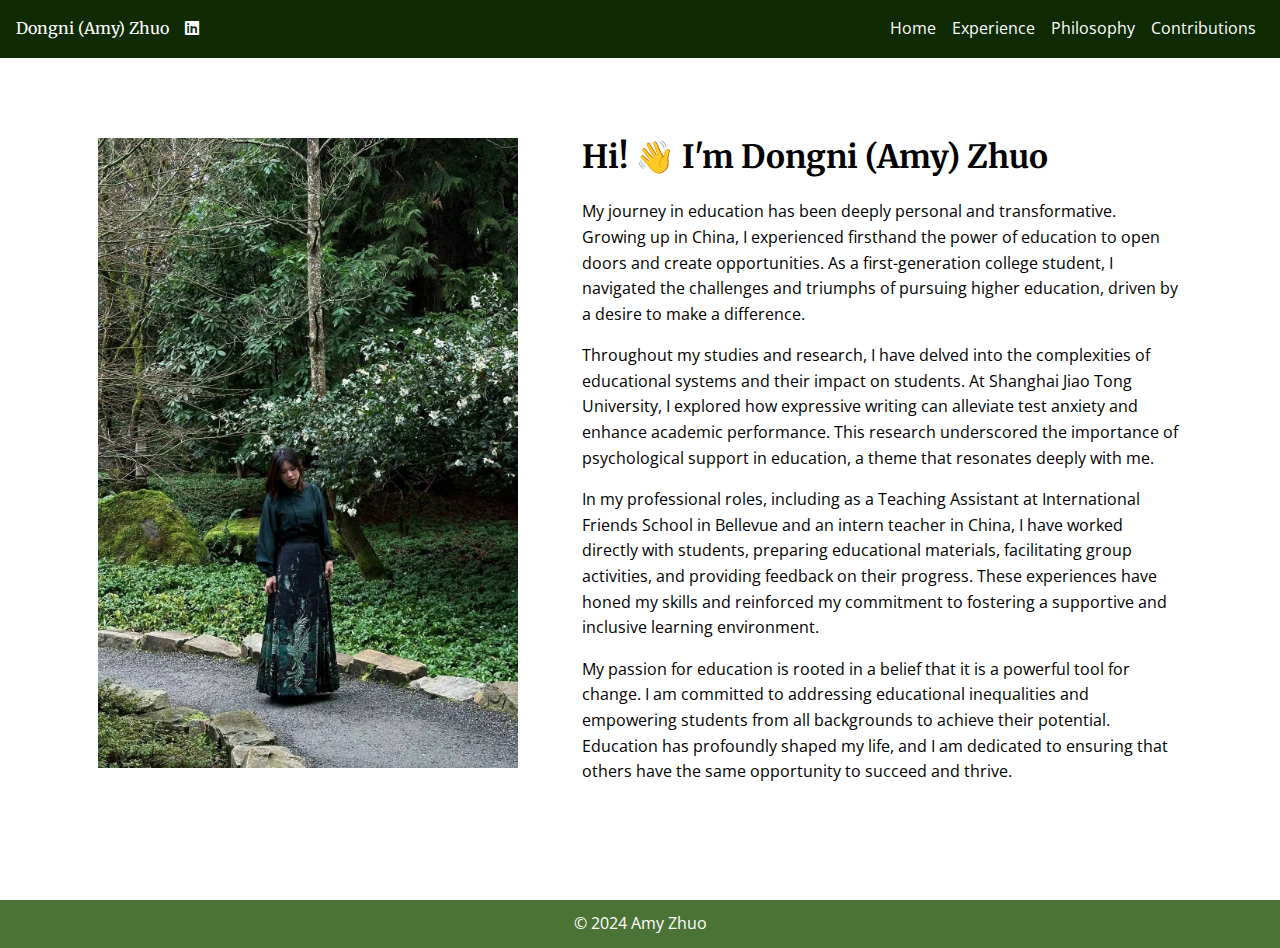
<file: index.html>
<!DOCTYPE html>
<html lang="en">
<head>
    <meta charset="UTF-8">
    <meta name="viewport" content="width=device-width, initial-scale=1.0">
    <link rel="stylesheet" href="css/styles.css">
    <link href="https://fonts.googleapis.com/css2?family=Merriweather:wght@700&family=Open+Sans:wght@400&display=swap" rel="stylesheet">
    <link rel="stylesheet" href="https://cdnjs.cloudflare.com/ajax/libs/font-awesome/6.0.0-beta3/css/all.min.css">
    <link rel="stylesheet" href="https://cdnjs.cloudflare.com/ajax/libs/font-awesome/6.0.0-beta3/css/all.min.css">
    <title>Home - Amy Zhuo</title>
</head>
<body>
    <header>
        <div class="header-left">
            <span>Dongni (Amy) Zhuo</span>
            <a href="https://www.linkedin.com/in/%E4%B8%9C%E9%9C%93-%E5%8D%93-73889a240/" target="_blank"><i class="fab fa-linkedin"></i></a>
        </div>
        <nav>
            <ul>
                <li><a href="index.html">Home</a></li>
                <li><a href="experience.html">Experience</a></li>
                <li><a href="philosophy.html">Philosophy</a></li>
                <li><a href="contributions.html">Contributions</a></li>
                <!-- <li><a href="contacts.html">Contacts</a></li> -->
            </ul>
        </nav>
    </header>
    <main>
        <section class="about">
            <div class="about-content">
                <!-- <div class="photo-wall">
                    <img src="images/self.jpeg" alt="Photo 1">
                    <img src="images/self.jpeg" alt="Photo 2">
                    <img src="images/self.jpeg" alt="Photo 3">
                    <img src="images/self.jpeg" alt="Photo 4">
                    <!-- Add more photos as needed -->
                <!-- </div> -->
                <img src="images/self.jpeg" alt="Amy Zhuo">
                <div class="about-text">
                    <h2>Hi! 👋 I'm Dongni (Amy) Zhuo </h2>
                    <p>My journey in education has been deeply personal and transformative. Growing up in China, I experienced firsthand the power of education to open doors and create opportunities. As a first-generation college student, I navigated the challenges and triumphs of pursuing higher education, driven by a desire to make a difference.
                    </p>
                    <p>
                        Throughout my studies and research, I have delved into the complexities of educational systems and their impact on students. At Shanghai Jiao Tong University, I explored how expressive writing can alleviate test anxiety and enhance academic performance. This research underscored the importance of psychological support in education, a theme that resonates deeply with me.
                    </p>
                    <p>
                        In my professional roles, including as a Teaching Assistant at International Friends School in Bellevue and an intern teacher in China, I have worked directly with students, preparing educational materials, facilitating group activities, and providing feedback on their progress. These experiences have honed my skills and reinforced my commitment to fostering a supportive and inclusive learning environment.
                    </p>
                    <p>
                        My passion for education is rooted in a belief that it is a powerful tool for change. I am committed to addressing educational inequalities and empowering students from all backgrounds to achieve their potential. Education has profoundly shaped my life, and I am dedicated to ensuring that others have the same opportunity to succeed and thrive.
                    </p>
                </div>
            </div>
        </section>
    </main>
    <footer>
        <p>&copy; 2024 Amy Zhuo</p>
    </footer>
</body>
</html>
</file>
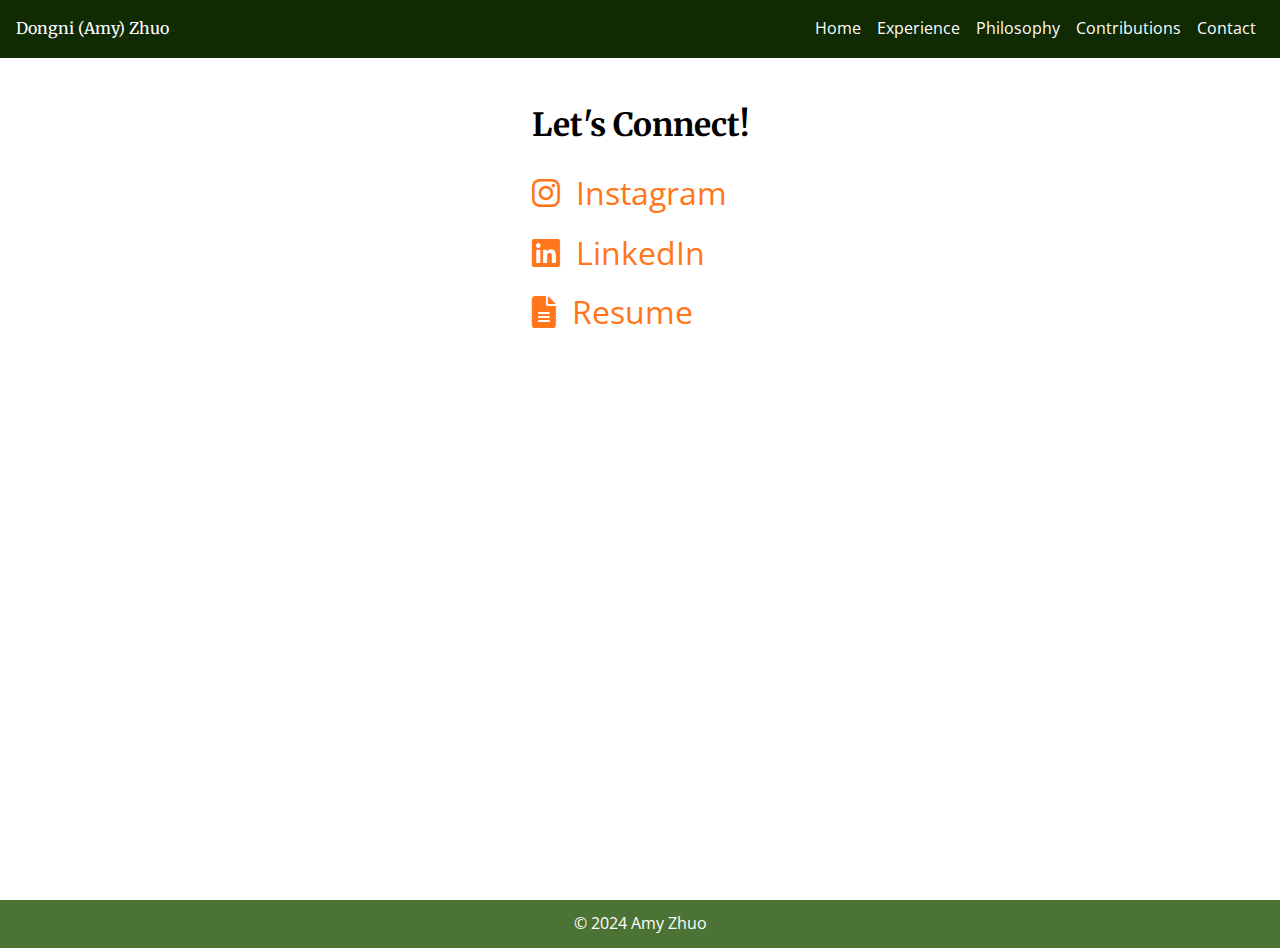
<file: contacts.html>
<!DOCTYPE html>
<html lang="en">
<head>
    <meta charset="UTF-8">
    <meta name="viewport" content="width=device-width, initial-scale=1.0">
    <link rel="stylesheet" href="css/styles.css">
    <link href="https://fonts.googleapis.com/css2?family=Merriweather:wght@700&family=Open+Sans:wght@400&display=swap" rel="stylesheet">
    <link rel="stylesheet" href="https://cdnjs.cloudflare.com/ajax/libs/font-awesome/6.0.0-beta3/css/all.min.css">
    <title>Contact - Amy Zhuo</title>
</head>
<body>
    <header>
        <div class="header-left">
            <span>Dongni (Amy) Zhuo</span>
        </div>
        <nav>
            <ul>
                <li><a href="index.html">Home</a></li>
                <li><a href="experience.html">Experience</a></li>
                <li><a href="philosophy.html">Philosophy</a></li>
                <li><a href="contributions.html">Contributions</a></li>
                <li><a href="contact.html">Contact</a></li>
            </ul>
        </nav>
    </header>
    <main>
        <!-- <section class="contact">
            <h2>Let's Connect!</h2>
            <ul class="contact-list">
                <li><a href="https://www.instagram.com/dongnz999/" target="_blank"><i class="fab fa-instagram"></i> Instagram</a></li>
                <li><a href="https://www.linkedin.com/in/%E4%B8%9C%E9%9C%93-%E5%8D%93-73889a240/" target="_blank"><i class="fab fa-linkedin"></i> LinkedIn</a></li>
                <li><a href="files/Amy Resume.pdf" target="_blank"><i class="fas fa-file-alt"></i> Resume</a></li>
            </ul>
        </section> -->
        <section class="contact">
            <h2>Let's Connect!</h2>
            <ul class="contact-list">
                <li><a href="https://www.instagram.com/dongnz999/" target="_blank"><i class="fab fa-instagram"></i> Instagram</a></li>
                <li><a href="https://www.linkedin.com/in/%E4%B8%9C%E9%9C%93-%E5%8D%93-73889a240/" target="_blank"><i class="fab fa-linkedin"></i> LinkedIn</a></li>
                <li><a href="files/Amy Resume.pdf" target="_blank"><i class="fas fa-file-alt"></i> Resume</a></li>
            </ul>
        </section>
    </main>
    <footer>
        <p>&copy; 2024 Amy Zhuo</p>
    </footer>
</body>
</html>
</file>
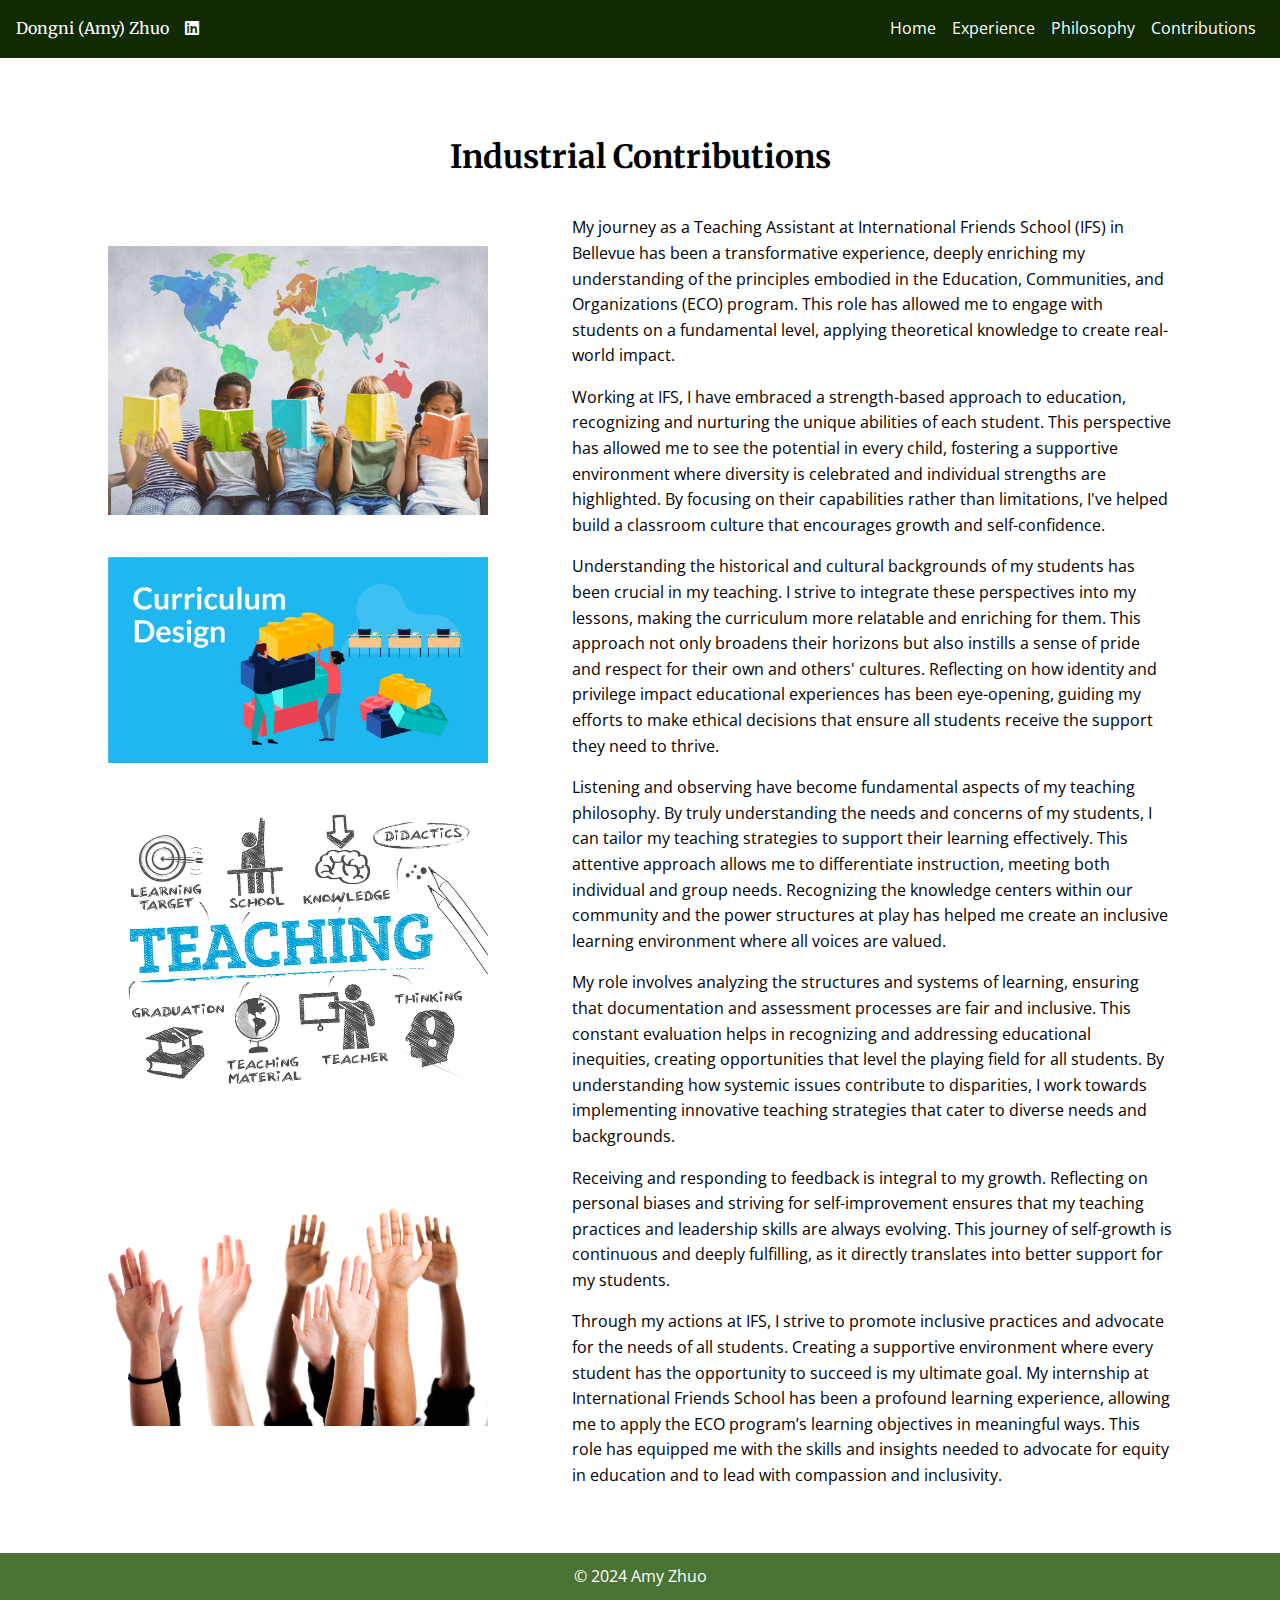
<file: contributions.html>
<!DOCTYPE html>
<html lang="en">
    <head>
        <meta charset="UTF-8">
        <meta name="viewport" content="width=device-width, initial-scale=1.0">
        <link rel="stylesheet" href="css/styles.css">
        <link href="https://fonts.googleapis.com/css2?family=Merriweather:wght@700&family=Open+Sans:wght@400&display=swap" rel="stylesheet">
        <link rel="stylesheet" href="https://cdnjs.cloudflare.com/ajax/libs/font-awesome/6.0.0-beta3/css/all.min.css">
        <link rel="stylesheet" href="https://cdnjs.cloudflare.com/ajax/libs/font-awesome/6.0.0-beta3/css/all.min.css">
    <title>Contributions - Amy Zhuo</title>
</head>
<body>
    <header>
        <div class="header-left">
            <span>Dongni (Amy) Zhuo</span>
            <a href="https://www.linkedin.com/in/%E4%B8%9C%E9%9C%93-%E5%8D%93-73889a240/" target="_blank"><i class="fab fa-linkedin"></i></a>
        </div>
        <nav>
            <ul>
                <li><a href="index.html">Home</a></li>
                <li><a href="experience.html">Experience</a></li>
                <li><a href="philosophy.html">Philosophy</a></li>
                <li><a href="contributions.html">Contributions</a></li>
                <!-- <li><a href="contacts.html">Contacts</a></li> -->
            </ul>
        </nav>
    </header>
    <main>
        <section class="about">
            <h2>Industrial Contributions</h2>
            <div class="about-content">
                <div class="photo-wall">
                    <img src="images/contri1.jpeg" alt="Photo 1">
                    <img src="images/contri2.webp" alt="Photo 2">
                    <img src="images/contri3.jpeg" alt="Photo 3">
                    <img src="images/contri4.png" alt="Photo 4">
                </div>
                <div class="about-text">
                    <p>My journey as a Teaching Assistant at International Friends School (IFS) in Bellevue has been a transformative experience, deeply enriching my understanding of the principles embodied in the Education, Communities, and Organizations (ECO) program. This role has allowed me to engage with students on a fundamental level, applying theoretical knowledge to create real-world impact.
                    </p>
                    <p>Working at IFS, I have embraced a strength-based approach to education, recognizing and nurturing the unique abilities of each student. This perspective has allowed me to see the potential in every child, fostering a supportive environment where diversity is celebrated and individual strengths are highlighted. By focusing on their capabilities rather than limitations, I've helped build a classroom culture that encourages growth and self-confidence.
                    </p>
                    <p>Understanding the historical and cultural backgrounds of my students has been crucial in my teaching. I strive to integrate these perspectives into my lessons, making the curriculum more relatable and enriching for them. This approach not only broadens their horizons but also instills a sense of pride and respect for their own and others' cultures. Reflecting on how identity and privilege impact educational experiences has been eye-opening, guiding my efforts to make ethical decisions that ensure all students receive the support they need to thrive.
                    </p>
                    <p>Listening and observing have become fundamental aspects of my teaching philosophy. By truly understanding the needs and concerns of my students, I can tailor my teaching strategies to support their learning effectively. This attentive approach allows me to differentiate instruction, meeting both individual and group needs. Recognizing the knowledge centers within our community and the power structures at play has helped me create an inclusive learning environment where all voices are valued.
                    </p>
                    <p>My role involves analyzing the structures and systems of learning, ensuring that documentation and assessment processes are fair and inclusive. This constant evaluation helps in recognizing and addressing educational inequities, creating opportunities that level the playing field for all students. By understanding how systemic issues contribute to disparities, I work towards implementing innovative teaching strategies that cater to diverse needs and backgrounds.
                    </p>
                    <p>Receiving and responding to feedback is integral to my growth. Reflecting on personal biases and striving for self-improvement ensures that my teaching practices and leadership skills are always evolving. This journey of self-growth is continuous and deeply fulfilling, as it directly translates into better support for my students.                                            
                    </p>
                    <p>Through my actions at IFS, I strive to promote inclusive practices and advocate for the needs of all students. Creating a supportive environment where every student has the opportunity to succeed is my ultimate goal. My internship at International Friends School has been a profound learning experience, allowing me to apply the ECO program’s learning objectives in meaningful ways. This role has equipped me with the skills and insights needed to advocate for equity in education and to lead with compassion and inclusivity.</p>
                </div>
            </div>
        </section>
    </main>
    <footer>
        <p>&copy; 2024 Amy Zhuo</p>
    </footer>
</body>
</html>
</file>
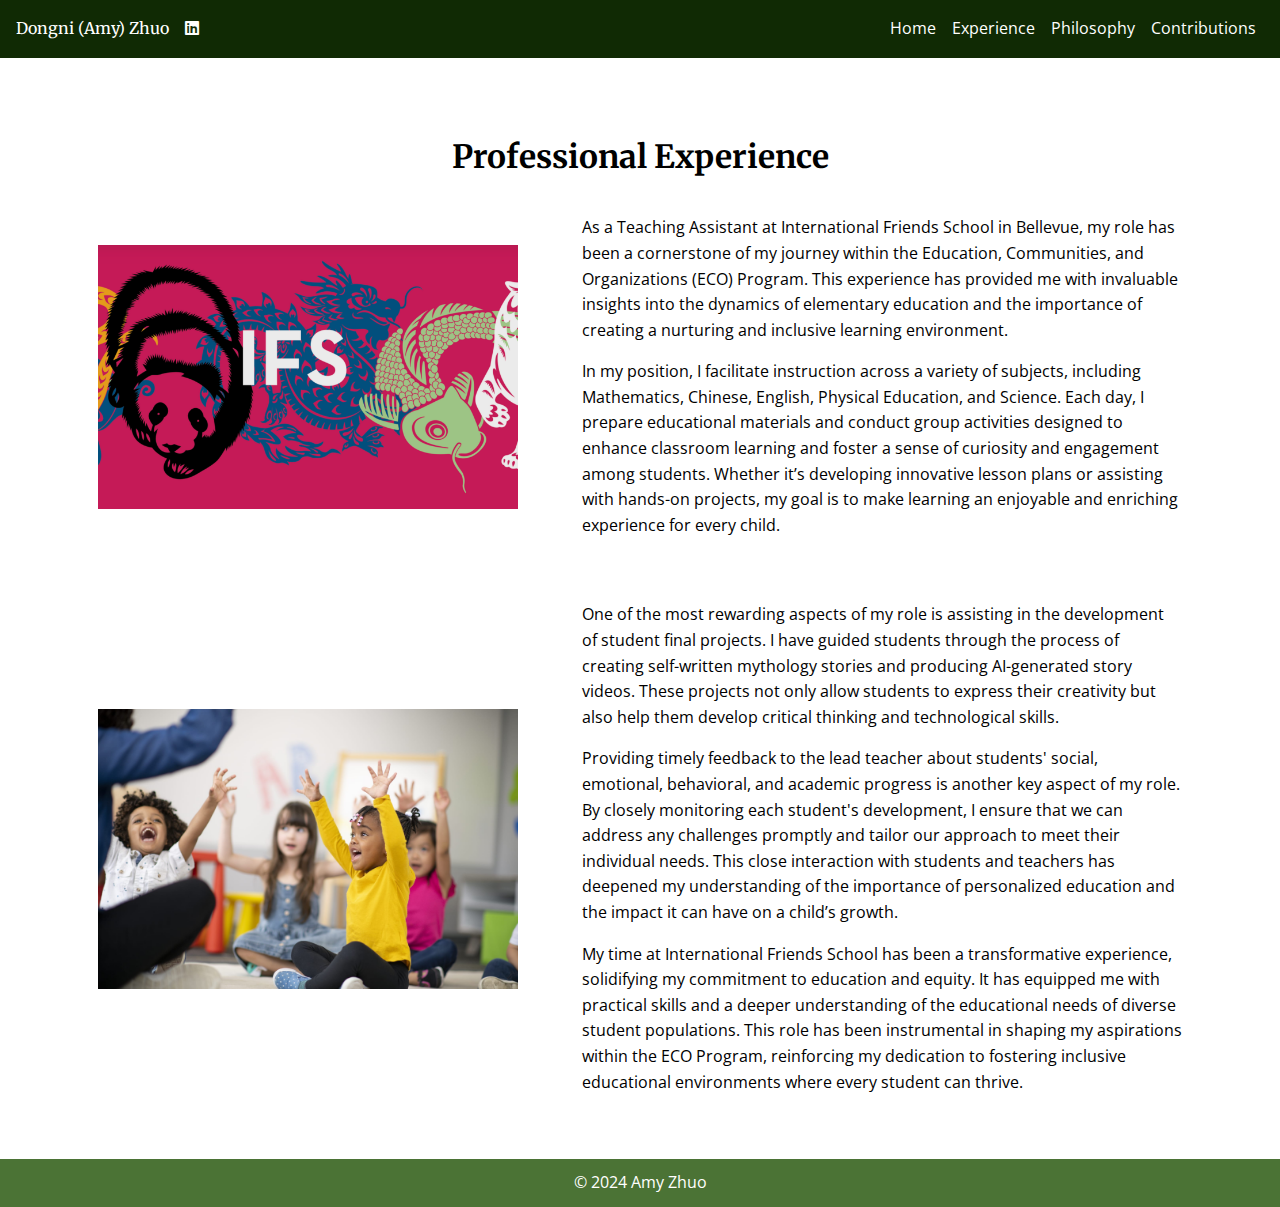
<file: experience.html>
<!DOCTYPE html>
<html lang="en">
    <head>
        <meta charset="UTF-8">
        <meta name="viewport" content="width=device-width, initial-scale=1.0">
        <link rel="stylesheet" href="css/styles.css">
        <link href="https://fonts.googleapis.com/css2?family=Merriweather:wght@700&family=Open+Sans:wght@400&display=swap" rel="stylesheet">
        <link rel="stylesheet" href="https://cdnjs.cloudflare.com/ajax/libs/font-awesome/6.0.0-beta3/css/all.min.css">
        <link rel="stylesheet" href="https://cdnjs.cloudflare.com/ajax/libs/font-awesome/6.0.0-beta3/css/all.min.css">
    <title>Experience - Amy Zhuo</title>
</head>
<body>
    <header>
        <div class="header-left">
            <span>Dongni (Amy) Zhuo</span>
            <a href="https://www.linkedin.com/in/%E4%B8%9C%E9%9C%93-%E5%8D%93-73889a240/" target="_blank"><i class="fab fa-linkedin"></i></a>
        </div>
        <nav>
            <ul>
                <li><a href="index.html">Home</a></li>
                <li><a href="experience.html">Experience</a></li>
                <li><a href="philosophy.html">Philosophy</a></li>
                <li><a href="contributions.html">Contributions</a></li>
                <!-- <li><a href="contacts.html">Contacts</a></li> -->
            </ul>
        </nav>
    </header>
    <main>
        <section class="about">
            <h2>Professional Experience</h2>
            <div class="about-content">
                <img src="images/experience2.png" alt="Amy Zhuo">
                <div class="about-text">
                    <p>As a Teaching Assistant at International Friends School in Bellevue, my role has been a cornerstone of my journey within the Education, Communities, and Organizations (ECO) Program. This experience has provided me with invaluable insights into the dynamics of elementary education and the importance of creating a nurturing and inclusive learning environment.
                    </p>
                    <p>
                        In my position, I facilitate instruction across a variety of subjects, including Mathematics, Chinese, English, Physical Education, and Science. Each day, I prepare educational materials and conduct group activities designed to enhance classroom learning and foster a sense of curiosity and engagement among students. Whether it’s developing innovative lesson plans or assisting with hands-on projects, my goal is to make learning an enjoyable and enriching experience for every child.
                    </p>
                </div>
            </div>

            <div class="about-content">
                <img src="images/experience1.jpeg" alt="Amy Zhuo">
                <div class="about-text">
                    <p>One of the most rewarding aspects of my role is assisting in the development of student final projects. I have guided students through the process of creating self-written mythology stories and producing AI-generated story videos. These projects not only allow students to express their creativity but also help them develop critical thinking and technological skills.
                    </p>
                    <p>Providing timely feedback to the lead teacher about students' social, emotional, behavioral, and academic progress is another key aspect of my role. By closely monitoring each student's development, I ensure that we can address any challenges promptly and tailor our approach to meet their individual needs. This close interaction with students and teachers has deepened my understanding of the importance of personalized education and the impact it can have on a child’s growth.
                    </p>
                    <p>My time at International Friends School has been a transformative experience, solidifying my commitment to education and equity. It has equipped me with practical skills and a deeper understanding of the educational needs of diverse student populations. This role has been instrumental in shaping my aspirations within the ECO Program, reinforcing my dedication to fostering inclusive educational environments where every student can thrive.</p>
                </div>
            </div>
        </section>
    </main>
    <footer>
        <p>&copy; 2024 Amy Zhuo</p>
    </footer>
</body>
</html>
</file>
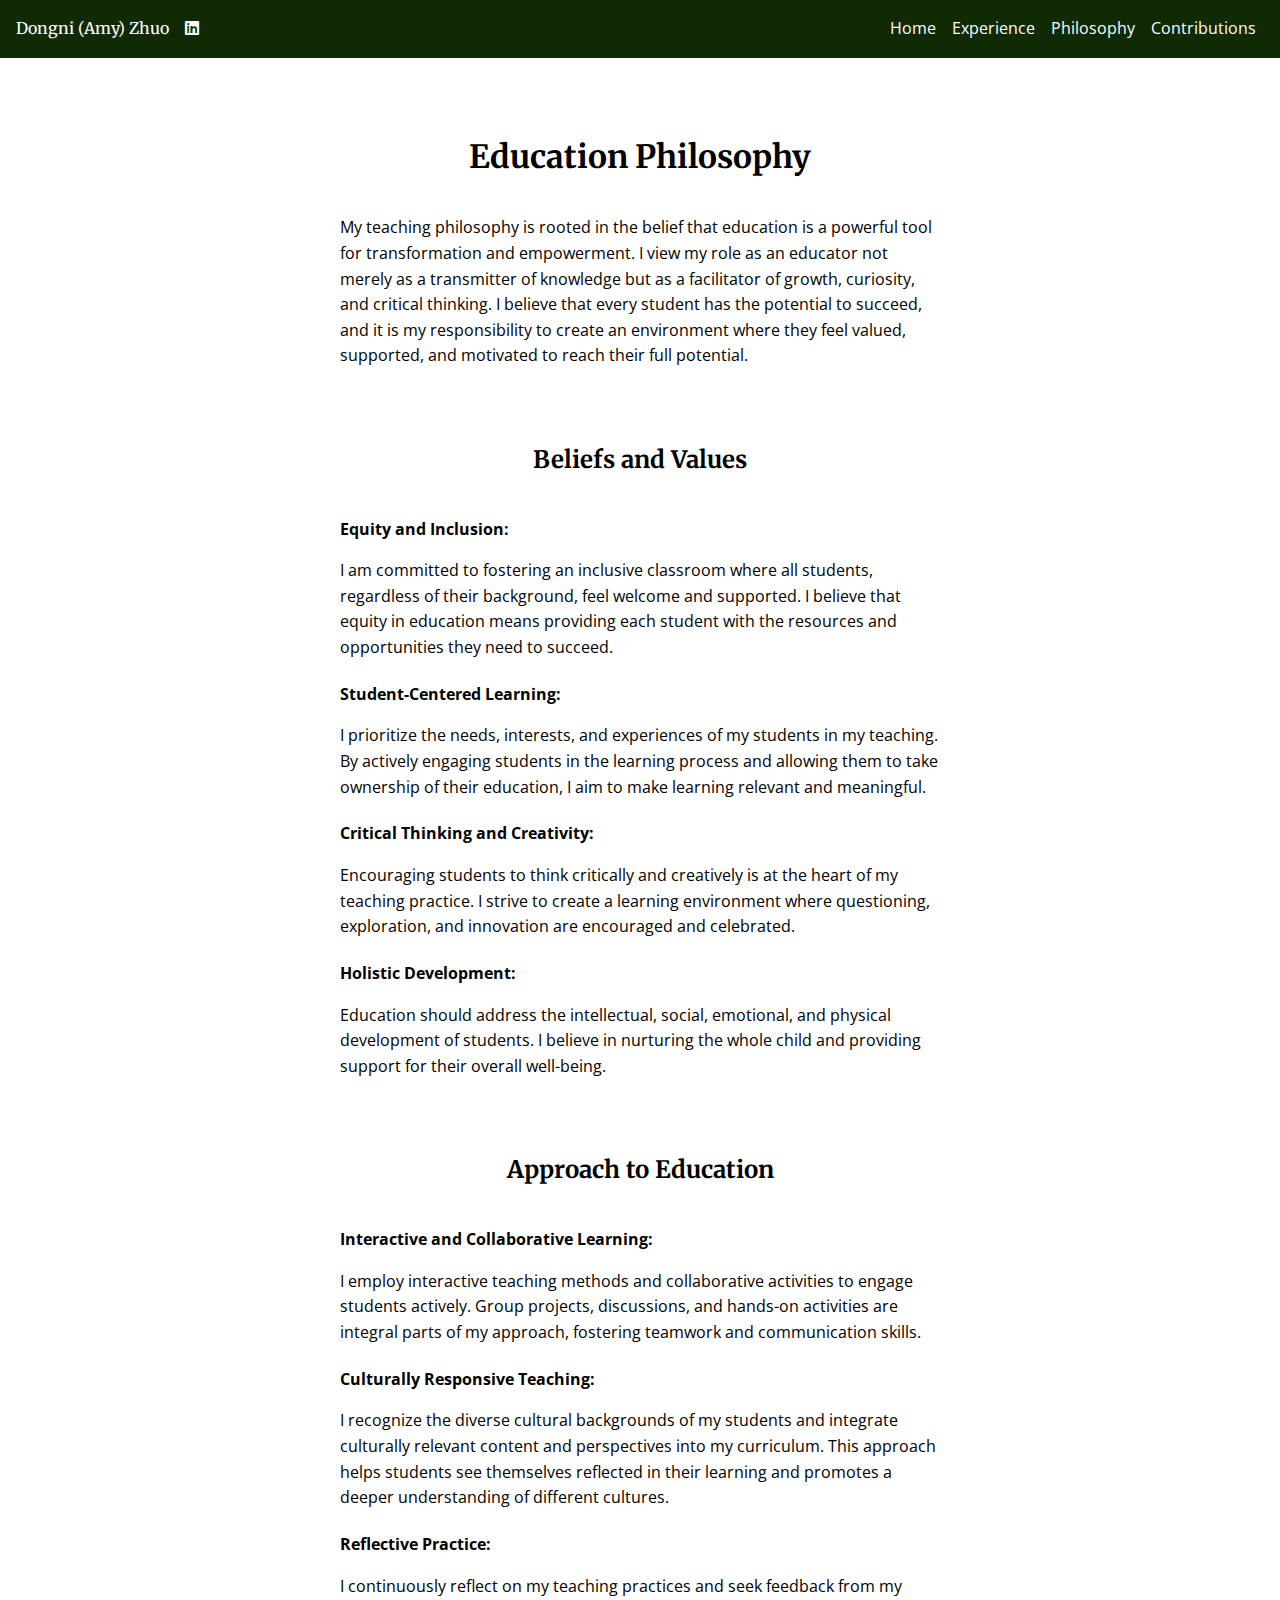
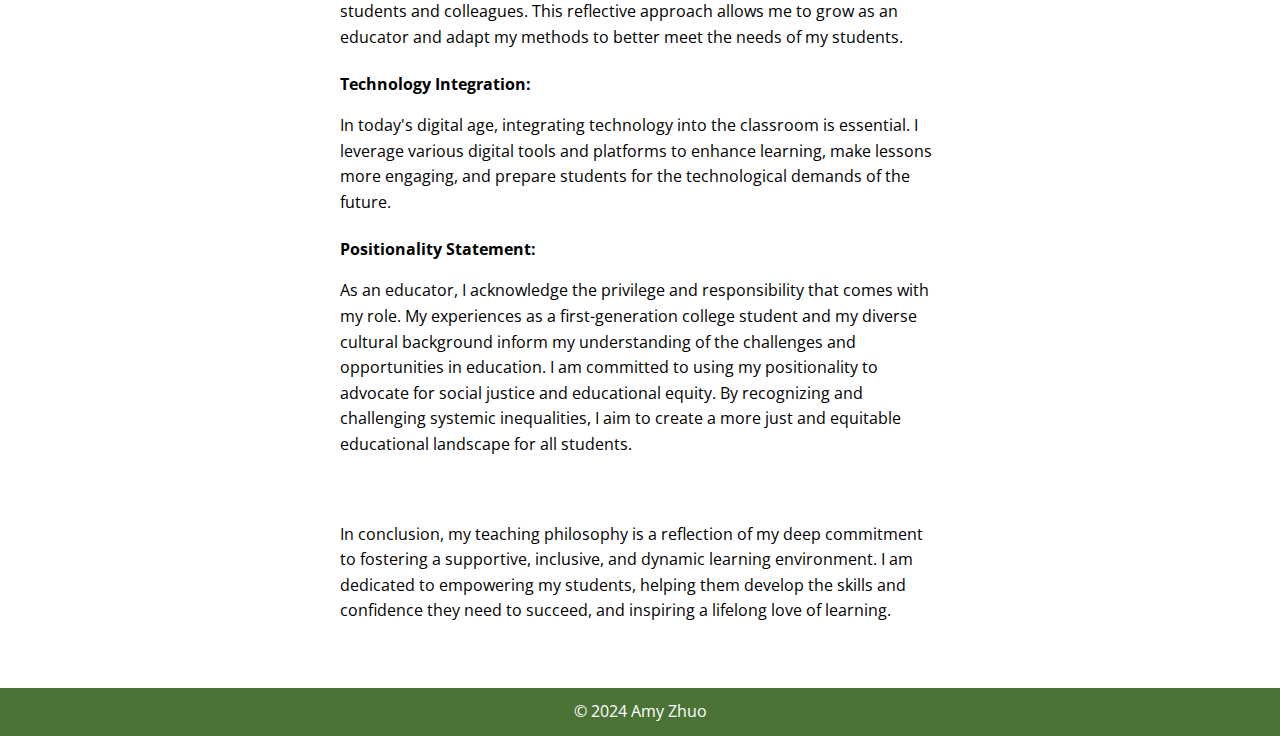
<file: philosophy.html>
<!DOCTYPE html>
<html lang="en">
    <head>
        <meta charset="UTF-8">
        <meta name="viewport" content="width=device-width, initial-scale=1.0">
        <link rel="stylesheet" href="css/styles.css">
        <link href="https://fonts.googleapis.com/css2?family=Merriweather:wght@700&family=Open+Sans:wght@400&display=swap" rel="stylesheet">
        <link rel="stylesheet" href="https://cdnjs.cloudflare.com/ajax/libs/font-awesome/6.0.0-beta3/css/all.min.css">
        <link rel="stylesheet" href="https://cdnjs.cloudflare.com/ajax/libs/font-awesome/6.0.0-beta3/css/all.min.css">
    <title>Philosophy - Amy Zhuo</title>
</head>
<body>
    <header>
        <div class="header-left">
            <span>Dongni (Amy) Zhuo</span>
            <a href="https://www.linkedin.com/in/%E4%B8%9C%E9%9C%93-%E5%8D%93-73889a240/" target="_blank"><i class="fab fa-linkedin"></i></a>
        </div>
        <nav>
            <ul>
                <li><a href="index.html">Home</a></li>
                <li><a href="experience.html">Experience</a></li>
                <li><a href="philosophy.html">Philosophy</a></li>
                <li><a href="contributions.html">Contributions</a></li>
                <!-- <li><a href="contacts.html">Contacts</a></li> -->
            </ul>
        </nav>
    </header>
    <main>
        <section class="about">
            <h2>Education Philosophy</h2>
            <div class="about-content">
                <div class="about-text">
                    <p>My teaching philosophy is rooted in the belief that education is a powerful tool for transformation and empowerment. I view my role as an educator not merely as a transmitter of knowledge but as a facilitator of growth, curiosity, and critical thinking. I believe that every student has the potential to succeed, and it is my responsibility to create an environment where they feel valued, supported, and motivated to reach their full potential.
                    </p>
                </div>
            </div>
            <h3>Beliefs and Values</h3>
            <div class="about-content">
                <div class="about-text">
                    <h4>Equity and Inclusion:</h4>
                    <p>I am committed to fostering an inclusive classroom where all students, regardless of their background, feel welcome and supported. I believe that equity in education means providing each student with the resources and opportunities they need to succeed.</p>
                    <h4>Student-Centered Learning:</h4>
                    <p>I prioritize the needs, interests, and experiences of my students in my teaching. By actively engaging students in the learning process and allowing them to take ownership of their education, I aim to make learning relevant and meaningful.</p>
                    <h4>Critical Thinking and Creativity:</h4>
                    <p>Encouraging students to think critically and creatively is at the heart of my teaching practice. I strive to create a learning environment where questioning, exploration, and innovation are encouraged and celebrated.</p>
                    <h4>Holistic Development:</h4>
                    <p>Education should address the intellectual, social, emotional, and physical development of students. I believe in nurturing the whole child and providing support for their overall well-being.</p>
                </div>
            </div>

            <h3>Approach to Education</h3>
            <div class="about-content">
                <div class="about-text">
                    <h4>Interactive and Collaborative Learning:</h4>
                    <p>I employ interactive teaching methods and collaborative activities to engage students actively. Group projects, discussions, and hands-on activities are integral parts of my approach, fostering teamwork and communication skills.
                    </p>
                    <h4>Culturally Responsive Teaching:</h4>
                    <p>I recognize the diverse cultural backgrounds of my students and integrate culturally relevant content and perspectives into my curriculum. This approach helps students see themselves reflected in their learning and promotes a deeper understanding of different cultures.
                    </p>
                    <h4>Reflective Practice:</h4>
                    <p>I continuously reflect on my teaching practices and seek feedback from my students and colleagues. This reflective approach allows me to grow as an educator and adapt my methods to better meet the needs of my students.
                    </p>
                    <h4>Technology Integration:</h4>
                    <p>In today's digital age, integrating technology into the classroom is essential. I leverage various digital tools and platforms to enhance learning, make lessons more engaging, and prepare students for the technological demands of the future.
                    </p>
                    <h4>Positionality Statement:</h4>
                    <p>As an educator, I acknowledge the privilege and responsibility that comes with my role. My experiences as a first-generation college student and my diverse cultural background inform my understanding of the challenges and opportunities in education. I am committed to using my positionality to advocate for social justice and educational equity. By recognizing and challenging systemic inequalities, I aim to create a more just and equitable educational landscape for all students.
                    </p>
                </div>
            </div>
            <div class="about-content">
                <div class="about-text">
                    <p>In conclusion, my teaching philosophy is a reflection of my deep commitment to fostering a supportive, inclusive, and dynamic learning environment. I am dedicated to empowering my students, helping them develop the skills and confidence they need to succeed, and inspiring a lifelong love of learning.
                    </p>
                </div>
            </div>

        </section>
    </main>
    <footer>
        <p>&copy; 2024 Amy Zhuo</p>
    </footer>
</body>
</html>
</file>
<file: css/styles.css>
body {
    font-family: 'Open Sans', sans-serif;
    line-height: 1.6;
    margin: 0;
    padding: 0;
}



header {
    background: #102a04;
    color: #fff;
    padding: 1rem 1rem;
    display: flex;
    justify-content: space-between; /* Space between the name and the nav */
    align-items: center; /* Center content vertically */
}

.header-left {
    display: flex;
    align-items: center;
    font-family: 'Merriweather', serif; /* Font for the header name */
    font-size: 1rem; /* Adjust the size of the name text */
}

.header-left span {
    margin-right: 1rem; /* Space between name and icons */
}

.header-left a {
    color: #fff;
    margin-right: 1rem; /* Space between icons */
    font-size: 1rem; /* Increase icon size */
}

nav ul {
    list-style: none;
    padding: 0;
    margin: 0;
    display: flex;
}

nav ul li {
    margin: 0 0.5rem;
}

nav ul li a {
    color: #fff;
    text-decoration: none;
}

main {
    padding: 1rem;
    display: flex;
    justify-content: center;
    align-items: flex-start; /* Adjust for moving content up */
    min-height: 90vh; /* Adjust for footer visibility */
}

section.about {
    display: flex;
    flex-direction: column;
    justify-content: center;
    align-items: center;
    margin-top: 2rem; /* Add margin to move content up */
}

.about h2 {
    font-family: 'Merriweather', serif; /* Font for the heading */
    font-size: 2rem;
    font-weight: bold;
    margin-bottom: 1rem;
}

.about-content {
    display: flex;
    flex-direction: row; /* Align items horizontally */
    align-items: center;
    text-align: left;
    margin-bottom: 2rem; /* Add space between items */
    max-width: 1200px; /* Optional: limit the width of each experience item */
}

.about-content img {
    max-width: 420px;
    height: auto;
    margin-right: 4rem;
}

.about h3 {
    font-family: 'Merriweather', serif; /* Font for the heading */
    font-size: 1.5rem;
    font-weight: bold;
    margin-bottom: 1rem;
}

.about-text {
    max-width: 600px;
}

.about h4 {
    font-weight: bold;
    margin-bottom: 1rem;

}

.photo-wall {
    display: flex;
    flex-wrap: wrap;
    flex-direction: column;
    gap: 10px; /* Space between photos */
    margin-right: 20px; /* Space between photo wall and text */
}

.photo-wall img {
    max-width: 380px; /* Adjust the size of the photos */
    height: auto;
    margin-bottom: 2rem;
}

.contact h2 {
    font-family: 'Merriweather', serif; /* Font for the heading */
    font-size: 2rem;
    font-weight: bold;
    margin-bottom: 1rem;
}

.contact-list {
    list-style: none;
    padding: 0;
}

.contact-list li {
    margin: 0.5rem 0;
}

.contact-list li a {
    color: #ff761b;
    text-decoration: none;
    font-size: 2rem;
}

.contact-list li a i {
    margin-right: 0.5rem;
    font-size: 2rem; /* Increase the icon size */
}

footer {
    background: #4b7335;
    color: #fff;
    text-align: center;
    padding: 0.5rem 0;
    height: 2rem; /* Reduce footer height */
    display: flex;
    justify-content: center;
    align-items: center; /* Center content vertically */
    position: static; /* Footer will appear at the bottom after content */
}
</file>
